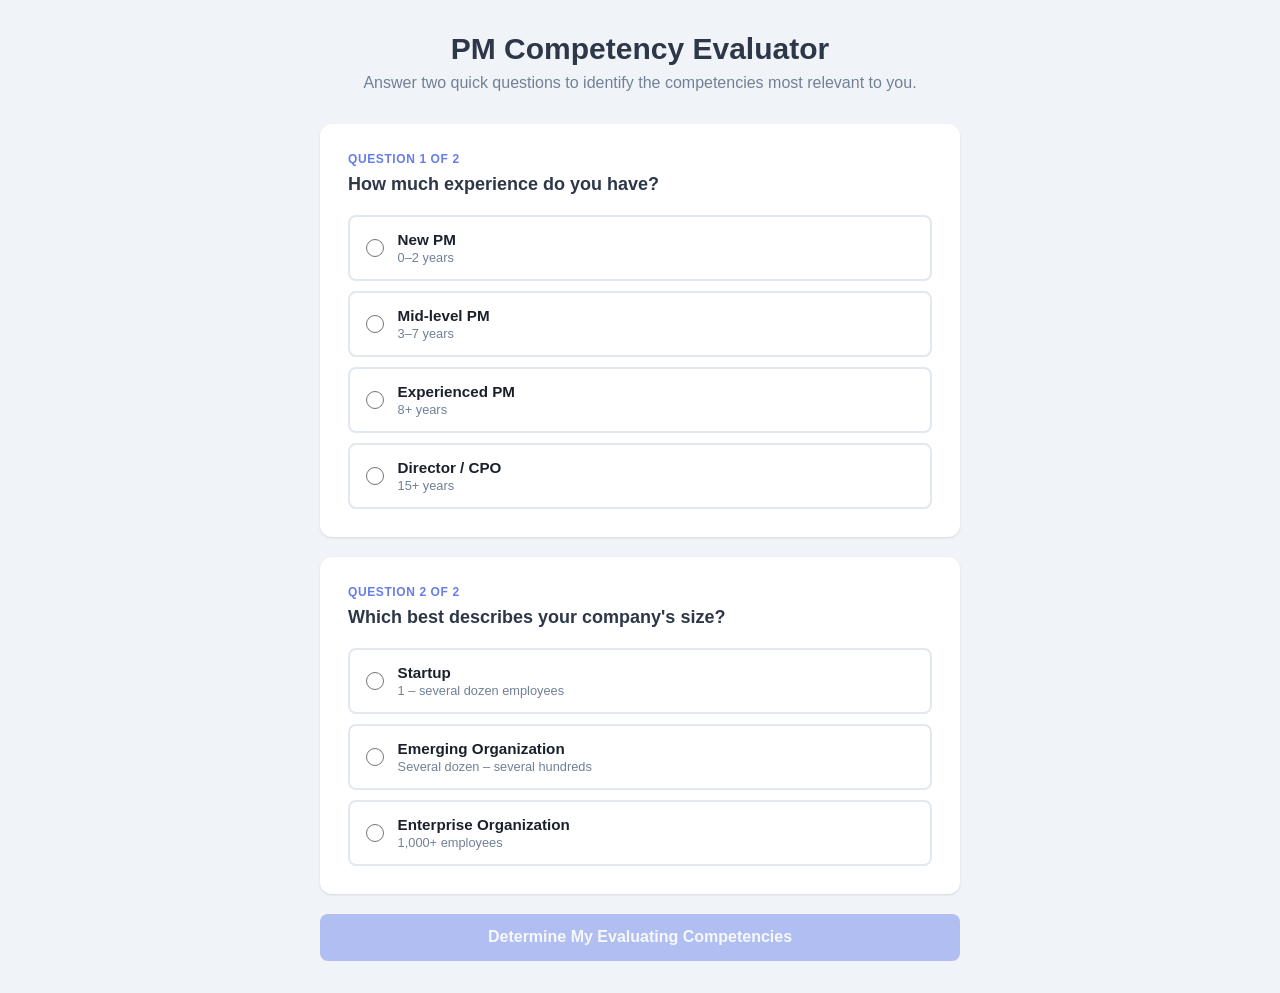
<file: index.html>
<!DOCTYPE html>
<html lang="en">
<head>
  <meta charset="UTF-8" />
  <meta name="viewport" content="width=device-width, initial-scale=1.0" />
  <title>PM Competency Evaluator</title>
  <link rel="stylesheet" href="styles.css" />
</head>
<body>
  <div class="container">
    <header>
      <h1>PM Competency Evaluator</h1>
      <p class="subtitle">Answer two quick questions to identify the competencies most relevant to you.</p>
    </header>

    <main>
      <form id="quiz-form">
        <!-- Question 1 -->
        <div class="question-card" id="q1">
          <p class="question-number">Question 1 of 2</p>
          <h2>How much experience do you have?</h2>
          <div class="options">
            <label class="option">
              <input type="radio" name="experience" value="new" />
              <span class="option-content">
                <span class="option-title">New PM</span>
                <span class="option-detail">0–2 years</span>
              </span>
            </label>
            <label class="option">
              <input type="radio" name="experience" value="mid" />
              <span class="option-content">
                <span class="option-title">Mid-level PM</span>
                <span class="option-detail">3–7 years</span>
              </span>
            </label>
            <label class="option">
              <input type="radio" name="experience" value="experienced" />
              <span class="option-content">
                <span class="option-title">Experienced PM</span>
                <span class="option-detail">8+ years</span>
              </span>
            </label>
            <label class="option">
              <input type="radio" name="experience" value="director" />
              <span class="option-content">
                <span class="option-title">Director / CPO</span>
                <span class="option-detail">15+ years</span>
              </span>
            </label>
          </div>
        </div>

        <!-- Question 2 -->
        <div class="question-card" id="q2">
          <p class="question-number">Question 2 of 2</p>
          <h2>Which best describes your company's size?</h2>
          <div class="options">
            <label class="option">
              <input type="radio" name="company" value="startup" />
              <span class="option-content">
                <span class="option-title">Startup</span>
                <span class="option-detail">1 – several dozen employees</span>
              </span>
            </label>
            <label class="option">
              <input type="radio" name="company" value="emerging" />
              <span class="option-content">
                <span class="option-title">Emerging Organization</span>
                <span class="option-detail">Several dozen – several hundreds</span>
              </span>
            </label>
            <label class="option">
              <input type="radio" name="company" value="enterprise" />
              <span class="option-content">
                <span class="option-title">Enterprise Organization</span>
                <span class="option-detail">1,000+ employees</span>
              </span>
            </label>
          </div>
        </div>

        <button type="submit" id="submit-btn" disabled>Determine My Evaluating Competencies</button>
      </form>

      <!-- Result placeholder -->
      <div id="result" class="result hidden">
        <h2>Your Profile</h2>
        <p id="result-text"></p>
        <button id="restart-btn">Start Over</button>
      </div>
    </main>
  </div>

  <script src="app.js"></script>
</body>
</html>
</file>
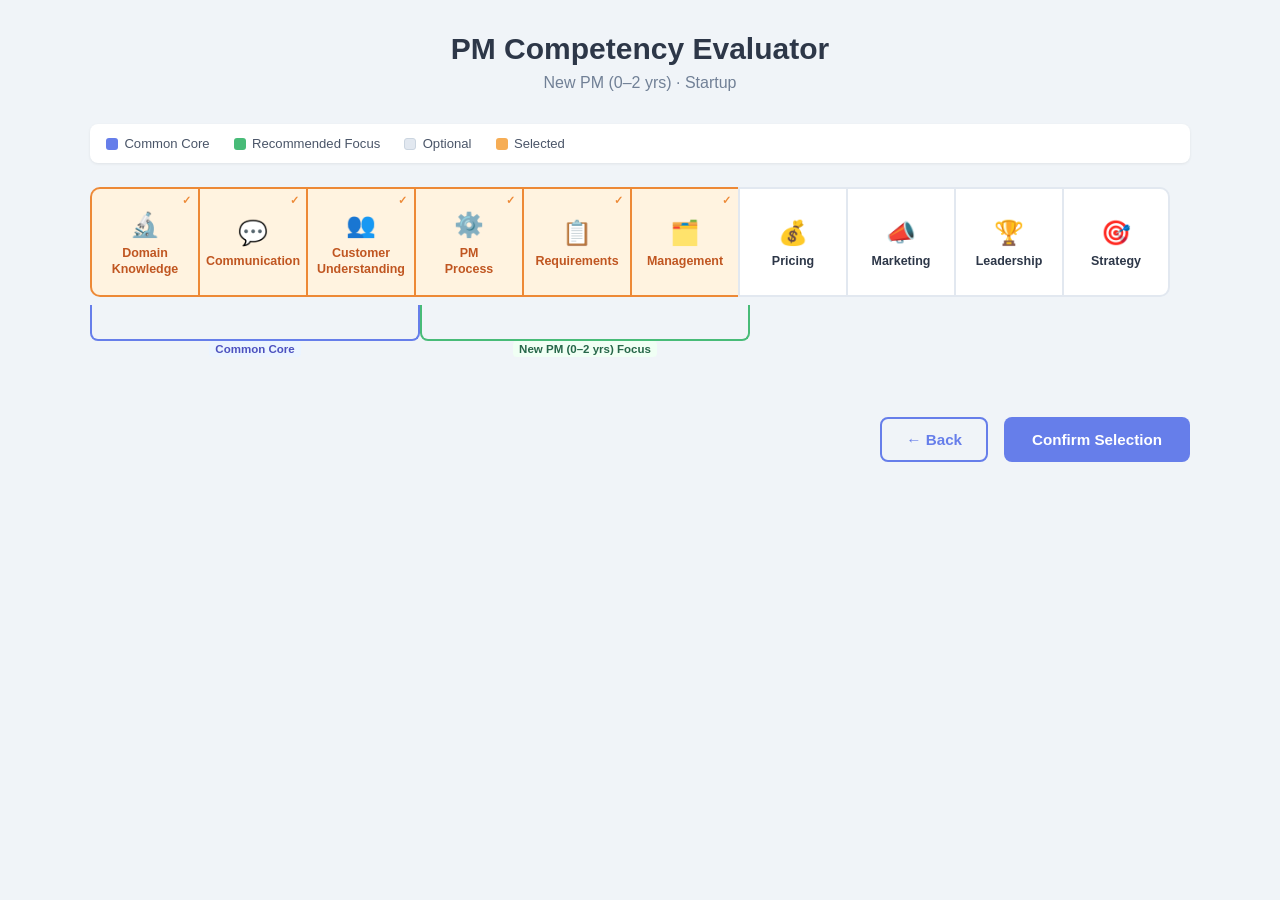
<file: competencies.html>
<!DOCTYPE html>
<html lang="en">
<head>
  <meta charset="UTF-8" />
  <meta name="viewport" content="width=device-width, initial-scale=1.0" />
  <title>PM Competency Evaluator – Select Competencies</title>
  <link rel="stylesheet" href="styles.css" />
  <link rel="stylesheet" href="competencies.css" />
</head>
<body>
  <div class="container wide">
    <header>
      <h1>PM Competency Evaluator</h1>
      <p class="subtitle" id="profile-label">Loading your profile…</p>
    </header>

    <main>
      <!-- Legend -->
      <div class="legend">
        <span class="legend-item"><span class="badge badge-core"></span> Common Core</span>
        <span class="legend-item"><span class="badge badge-focus"></span> Recommended Focus</span>
        <span class="legend-item"><span class="badge badge-optional"></span> Optional</span>
        <span class="legend-item"><span class="badge badge-selected"></span> Selected</span>
      </div>

      <!-- Competency rail -->
      <div class="rail-wrapper">
        <div class="rail" id="competency-rail">
          <!-- cards injected by JS -->
        </div>

        <!-- focus bracket rendered below the rail -->
        <div class="brackets" id="brackets">
          <!-- brackets injected by JS -->
        </div>
      </div>

      <div class="actions">
        <button id="back-btn" class="btn-secondary">← Back</button>
        <button id="confirm-btn" class="btn-primary" disabled>Confirm Selection</button>
      </div>
    </main>
  </div>

  <script src="competencies.js"></script>
</body>
</html>
</file>
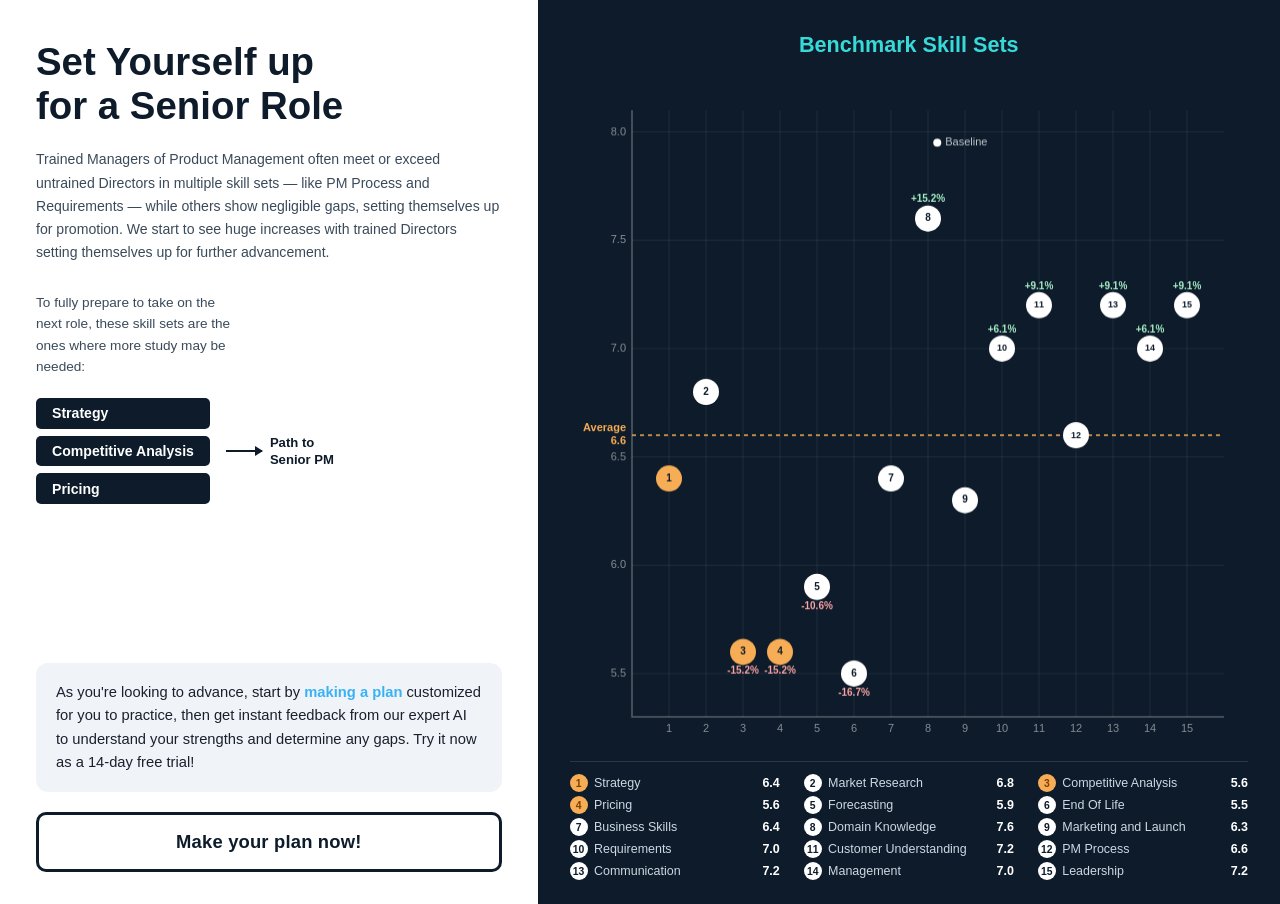
<file: final.html>
<!DOCTYPE html>
<html lang="en">
<head>
  <meta charset="UTF-8" />
  <meta name="viewport" content="width=device-width, initial-scale=1.0" />
  <title>PM Competency Evaluator – Final Results</title>
  <link rel="stylesheet" href="final.css" />
</head>
<body>
  <div class="page">

    <!-- ── LEFT PANEL ─────────────────────────────────────────── -->
    <div class="left-panel">

      <div class="left-content">
        <h1 class="career-headline" id="career-headline">Set Yourself up<br>for a Director Role</h1>

        <p class="career-body" id="career-body">
          Trained Managers of Product Management often meet or exceed untrained Directors
          in multiple skill sets — like PM Process and Requirements — while others show
          negligible gaps, setting themselves up for promotion. We start to see huge
          increases with trained Directors setting themselves up for further advancement.
        </p>

        <!-- Competencies to improve -->
        <div class="improve-block">
          <p class="improve-intro">To fully prepare to take on the next role, these skill sets are the ones where more study may be needed:</p>
          <div class="improve-row">
            <div class="improve-tags" id="improve-tags">
              <!-- filled by JS -->
            </div>
            <div class="improve-arrow">
              <div class="arrow-line"></div>
              <span class="arrow-label" id="arrow-label">Path to<br>Director</span>
            </div>
          </div>
        </div>
      </div>

      <!-- CTA -->
      <div class="cta-block">
        <p class="cta-text">
          As you're looking to advance, start by
          <a href="#" class="cta-link">making a plan</a>
          customized for you to practice, then get instant feedback from our expert AI to
          understand your strengths and determine any gaps. Try it now as a 14-day free trial!
        </p>
      </div>

      <button class="plan-btn" id="plan-btn">Make your plan now!</button>
    </div>

    <!-- ── RIGHT PANEL ────────────────────────────────────────── -->
    <div class="right-panel">
      <h2 class="chart-title">Benchmark Skill Sets</h2>

      <div class="chart-area">
        <canvas id="scatter-chart"></canvas>
      </div>

      <!-- Legend table -->
      <div class="legend-table" id="legend-table">
        <!-- filled by JS -->
      </div>
    </div>

  </div>

  <script src="final.js"></script>
</body>
</html>
</file>
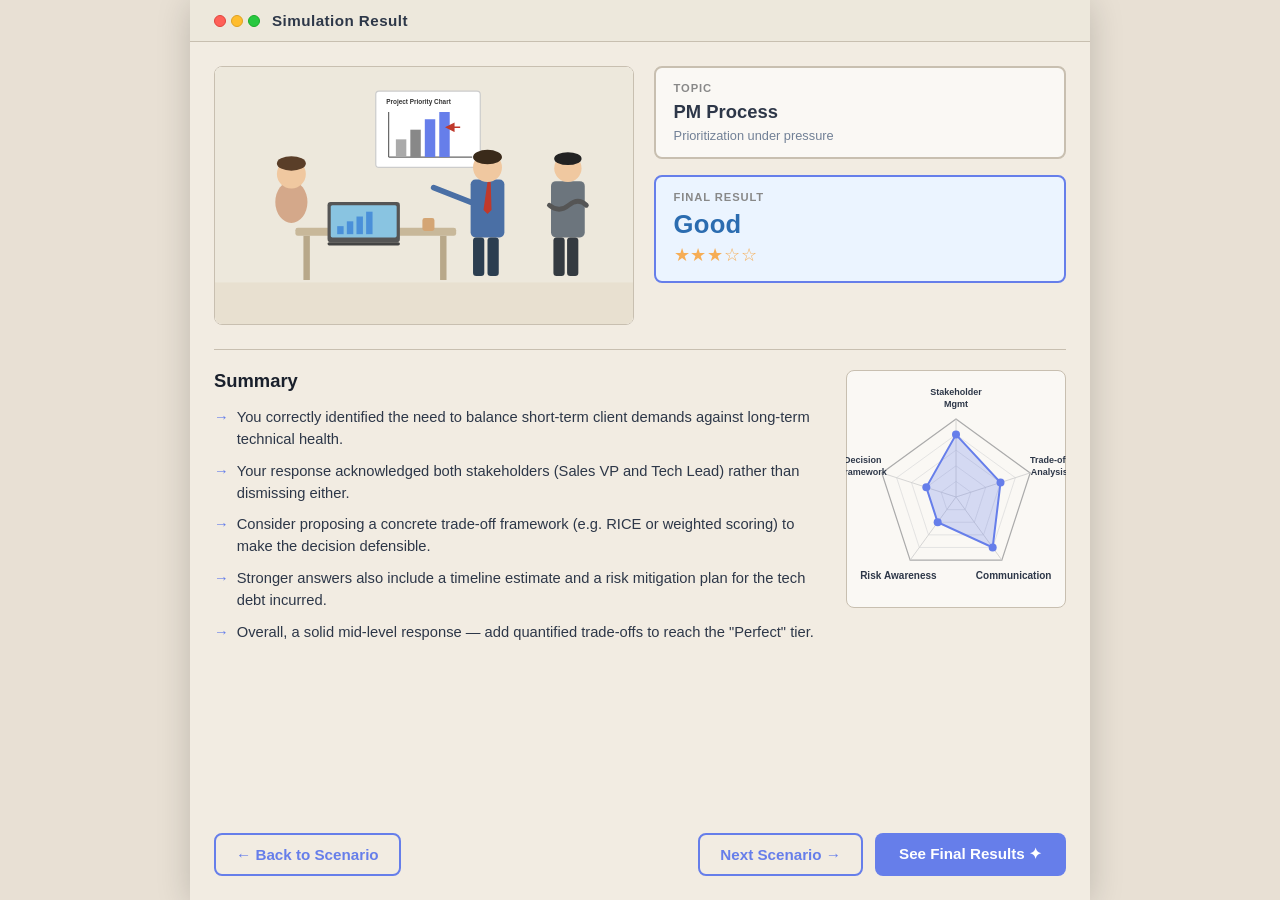
<file: result.html>
<!DOCTYPE html>
<html lang="en">
<head>
  <meta charset="UTF-8" />
  <meta name="viewport" content="width=device-width, initial-scale=1.0" />
  <title>PM Competency Evaluator – Simulation Result</title>
  <link rel="stylesheet" href="styles.css" />
  <link rel="stylesheet" href="result.css" />
</head>
<body>
  <div class="result-shell">

    <!-- Title bar -->
    <div class="title-bar">
      <span class="title-dots"><span></span><span></span><span></span></span>
      <span class="title-text">Simulation Result</span>
    </div>

    <!-- Upper section: illustration + sidebar -->
    <div class="upper-section">

      <!-- Illustration (reused from scenario) -->
      <div class="scene-panel">
        <svg viewBox="0 0 520 320" xmlns="http://www.w3.org/2000/svg">
          <rect width="520" height="320" fill="#f5f0e8"/>
          <rect x="0" y="265" width="520" height="55" fill="#e8e0d0"/>
          <rect x="0" y="0" width="520" height="268" fill="#ede8dc"/>
          <!-- Table -->
          <rect x="100" y="200" width="200" height="10" rx="3" fill="#c8b89a"/>
          <rect x="110" y="210" width="8" height="55" fill="#b8a88a"/>
          <rect x="280" y="210" width="8" height="55" fill="#b8a88a"/>
          <!-- Laptop -->
          <rect x="140" y="168" width="90" height="50" rx="4" fill="#555"/>
          <rect x="144" y="172" width="82" height="40" rx="2" fill="#89c4e1"/>
          <rect x="152" y="198" width="8" height="10" fill="#4a90d9"/>
          <rect x="164" y="192" width="8" height="16" fill="#4a90d9"/>
          <rect x="176" y="186" width="8" height="22" fill="#4a90d9"/>
          <rect x="188" y="180" width="8" height="28" fill="#4a90d9"/>
          <rect x="140" y="218" width="90" height="4" rx="2" fill="#444"/>
          <!-- Coffee -->
          <rect x="258" y="188" width="15" height="16" rx="3" fill="#d4a574"/>
          <!-- Chart on wall -->
          <rect x="200" y="30" width="130" height="95" rx="4" fill="white" stroke="#ccc" stroke-width="1.5"/>
          <text x="213" y="46" font-size="8" fill="#333" font-family="sans-serif" font-weight="bold">Project Priority Chart</text>
          <line x1="216" y1="112" x2="216" y2="56" stroke="#666" stroke-width="1.5"/>
          <line x1="216" y1="112" x2="320" y2="112" stroke="#666" stroke-width="1.5"/>
          <rect x="225" y="90"  width="13" height="22" fill="#aaa"/>
          <rect x="243" y="78"  width="13" height="34" fill="#888"/>
          <rect x="261" y="65"  width="13" height="47" fill="#667eea"/>
          <rect x="279" y="56"  width="13" height="56" fill="#667eea"/>
          <defs>
            <marker id="arr" markerWidth="6" markerHeight="6" refX="3" refY="3" orient="auto">
              <path d="M0,0 L6,3 L0,6 Z" fill="#c0392b"/>
            </marker>
          </defs>
          <line x1="305" y1="75" x2="292" y2="75" stroke="#c0392b" stroke-width="2" marker-end="url(#arr)"/>
          <!-- PM seated -->
          <ellipse cx="95" cy="168" rx="20" ry="26" fill="#d4a88a"/>
          <circle cx="95" cy="133" r="18" fill="#f0c8a0"/>
          <ellipse cx="95" cy="120" rx="18" ry="9" fill="#5a3e28"/>
          <!-- VP -->
          <rect x="318" y="140" width="42" height="72" rx="6" fill="#4a6fa5"/>
          <polygon points="339,143 343,143 344,178 339,183 334,178" fill="#c0392b"/>
          <circle cx="339" cy="125" r="18" fill="#f0c8a0"/>
          <ellipse cx="339" cy="112" rx="18" ry="9" fill="#3a2a1a"/>
          <line x1="318" y1="168" x2="272" y2="150" stroke="#4a6fa5" stroke-width="7" stroke-linecap="round"/>
          <rect x="321" y="212" width="14" height="48" rx="4" fill="#2c3e50"/>
          <rect x="339" y="212" width="14" height="48" rx="4" fill="#2c3e50"/>
          <!-- Tech Lead -->
          <rect x="418" y="142" width="42" height="70" rx="6" fill="#6c757d"/>
          <path d="M416 172 Q428 182 440 172 Q452 162 462 172" stroke="#555" stroke-width="6" fill="none" stroke-linecap="round"/>
          <circle cx="439" cy="126" r="17" fill="#f0c8a0"/>
          <ellipse cx="439" cy="114" rx="17" ry="8" fill="#222"/>
          <rect x="421" y="212" width="14" height="48" rx="4" fill="#343a40"/>
          <rect x="438" y="212" width="14" height="48" rx="4" fill="#343a40"/>
        </svg>
      </div>

      <!-- Right sidebar: topic + final result -->
      <div class="result-sidebar">
        <div class="topic-card">
          <p class="card-eyebrow">Topic</p>
          <p class="topic-name" id="topic-name">PM Process</p>
          <p class="topic-sub" id="topic-sub">Prioritization under pressure</p>
        </div>

        <div class="verdict-card" id="verdict-card">
          <p class="card-eyebrow">Final Result</p>
          <div class="verdict-badge" id="verdict-badge">Good</div>
          <div class="verdict-stars" id="verdict-stars">★★★☆☆</div>
        </div>
      </div>
    </div>

    <!-- Divider -->
    <hr class="section-divider" />

    <!-- Summary section -->
    <div class="summary-section">
      <div class="summary-text">
        <h2 class="summary-heading">Summary</h2>
        <ul class="summary-list" id="summary-list">
          <!-- filled by JS -->
        </ul>
      </div>
      <div class="summary-chart">
        <canvas id="radar-chart" width="220" height="220"></canvas>
      </div>
    </div>

    <!-- Bottom nav -->
    <div class="bottom-nav">
      <button class="btn-secondary" onclick="history.back()">← Back to Scenario</button>
      <div style="display:flex;gap:0.75rem;">
        <button class="btn-secondary" id="next-scenario-btn">Next Scenario →</button>
        <button class="btn-primary" id="final-results-btn">See Final Results ✦</button>
      </div>
    </div>

  </div>

  <script src="result.js"></script>
</body>
</html>
</file>
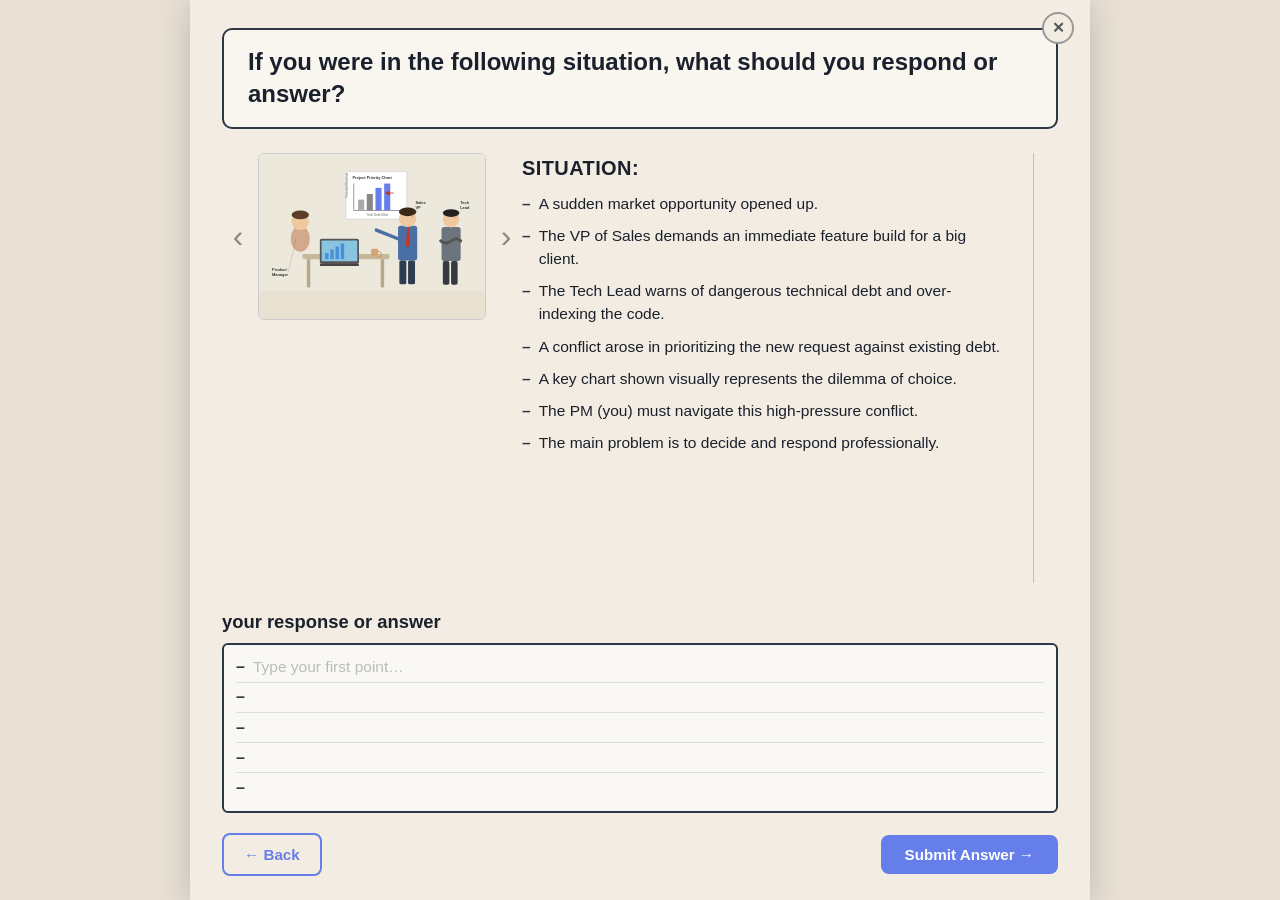
<file: scenario.html>
<!DOCTYPE html>
<html lang="en">
<head>
  <meta charset="UTF-8" />
  <meta name="viewport" content="width=device-width, initial-scale=1.0" />
  <title>PM Competency Evaluator – Scenario</title>
  <link rel="stylesheet" href="styles.css" />
  <link rel="stylesheet" href="scenario.css" />
</head>
<body>
  <div class="scenario-shell">

    <!-- Close button -->
    <button class="close-btn" onclick="history.back()">✕</button>

    <!-- Top instruction banner -->
    <div class="instruction-banner">
      <p>If you were in the following situation, what should you respond or answer?</p>
    </div>

    <!-- Middle: illustration + situation -->
    <div class="scene-row">

      <!-- Left: illustration -->
      <div class="illustration-panel">
        <div class="nav-arrow left" id="prev-btn">&#8249;</div>
        <div class="illustration-frame">
          <svg id="scene-svg" viewBox="0 0 520 380" xmlns="http://www.w3.org/2000/svg">
            <!-- Room background -->
            <rect width="520" height="380" fill="#f5f0e8"/>
            <rect x="0" y="310" width="520" height="70" fill="#e8e0d0"/>
            <!-- Back wall -->
            <rect x="0" y="0" width="520" height="315" fill="#ede8dc"/>

            <!-- Table -->
            <rect x="100" y="230" width="200" height="12" rx="3" fill="#c8b89a"/>
            <rect x="110" y="242" width="8" height="65" fill="#b8a88a"/>
            <rect x="280" y="242" width="8" height="65" fill="#b8a88a"/>
            <!-- Laptop on table -->
            <rect x="140" y="195" width="90" height="58" rx="4" fill="#555"/>
            <rect x="144" y="199" width="82" height="48" rx="2" fill="#89c4e1"/>
            <!-- laptop screen bar chart -->
            <rect x="152" y="228" width="8" height="14" fill="#4a90d9"/>
            <rect x="164" y="220" width="8" height="22" fill="#4a90d9"/>
            <rect x="176" y="213" width="8" height="29" fill="#4a90d9"/>
            <rect x="188" y="206" width="8" height="36" fill="#4a90d9"/>
            <rect x="140" y="253" width="90" height="5" rx="2" fill="#444"/>
            <!-- Coffee cup -->
            <rect x="258" y="218" width="16" height="18" rx="3" fill="#d4a574"/>
            <path d="M274 224 Q282 224 282 231 Q282 238 274 238" stroke="#c89060" stroke-width="2" fill="none"/>

            <!-- Chart on wall -->
            <rect x="200" y="40" width="140" height="110" rx="4" fill="white" stroke="#ccc" stroke-width="1.5"/>
            <text x="215" y="58" font-size="9" fill="#333" font-family="sans-serif" font-weight="bold">Project Priority Chart</text>
            <!-- chart axes -->
            <line x1="218" y1="130" x2="218" y2="68" stroke="#666" stroke-width="1.5"/>
            <line x1="218" y1="130" x2="330" y2="130" stroke="#666" stroke-width="1.5"/>
            <text x="205" y="100" font-size="7" fill="#666" font-family="sans-serif" transform="rotate(-90,205,100)">Potential Revenue</text>
            <text x="248" y="142" font-size="7" fill="#666" font-family="sans-serif">Tech Debt Effort</text>
            <!-- bars -->
            <rect x="228" y="105" width="14" height="25" fill="#aaa"/>
            <rect x="248" y="92"  width="14" height="38" fill="#888"/>
            <rect x="268" y="78"  width="14" height="52" fill="#667eea"/>
            <rect x="288" y="68"  width="14" height="62" fill="#667eea"/>
            <!-- pointer arrow from VP -->
            <line x1="310" y1="90" x2="295" y2="90" stroke="#c0392b" stroke-width="2" marker-end="url(#arrowhead)"/>
            <defs>
              <marker id="arrowhead" markerWidth="6" markerHeight="6" refX="3" refY="3" orient="auto">
                <path d="M0,0 L6,3 L0,6 Z" fill="#c0392b"/>
              </marker>
            </defs>

            <!-- Product Manager (seated, left) -->
            <!-- body -->
            <ellipse cx="95" cy="195" rx="22" ry="30" fill="#d4a88a"/>
            <!-- head -->
            <circle cx="95" cy="155" r="20" fill="#f0c8a0"/>
            <!-- hair -->
            <ellipse cx="95" cy="140" rx="20" ry="10" fill="#5a3e28"/>
            <!-- label -->
            <text x="30" y="270" font-size="9" fill="#333" font-family="sans-serif" font-weight="bold">Product</text>
            <text x="30" y="281" font-size="9" fill="#333" font-family="sans-serif" font-weight="bold">Manager</text>
            <line x1="68" y1="270" x2="85" y2="195" stroke="#666" stroke-width="0.8" stroke-dasharray="3,2"/>

            <!-- VP of Sales (standing, center-right) -->
            <!-- body -->
            <rect x="320" y="165" width="44" height="80" rx="6" fill="#4a6fa5"/>
            <!-- tie -->
            <polygon points="342,168 346,168 347,210 342,215 337,210" fill="#c0392b"/>
            <!-- head -->
            <circle cx="342" cy="148" r="20" fill="#f0c8a0"/>
            <!-- hair -->
            <ellipse cx="342" cy="133" rx="20" ry="10" fill="#3a2a1a"/>
            <!-- pointing arm -->
            <line x1="320" y1="195" x2="270" y2="175" stroke="#4a6fa5" stroke-width="8" stroke-linecap="round"/>
            <!-- legs -->
            <rect x="323" y="245" width="16" height="55" rx="4" fill="#2c3e50"/>
            <rect x="343" y="245" width="16" height="55" rx="4" fill="#2c3e50"/>
            <!-- label -->
            <text x="360" y="115" font-size="9" fill="#333" font-family="sans-serif" font-weight="bold">Sales</text>
            <text x="360" y="126" font-size="9" fill="#333" font-family="sans-serif" font-weight="bold">VP</text>
            <line x1="363" y1="130" x2="350" y2="148" stroke="#666" stroke-width="0.8" stroke-dasharray="3,2"/>

            <!-- Tech Lead (standing, right) -->
            <rect x="420" y="168" width="44" height="78" rx="6" fill="#6c757d"/>
            <!-- crossed arms -->
            <path d="M418 200 Q430 210 442 200 Q454 190 464 200" stroke="#555" stroke-width="7" fill="none" stroke-linecap="round"/>
            <!-- head -->
            <circle cx="442" cy="150" r="19" fill="#f0c8a0"/>
            <!-- hair -->
            <ellipse cx="442" cy="136" rx="19" ry="9" fill="#222"/>
            <!-- legs -->
            <rect x="423" y="246" width="15" height="55" rx="4" fill="#343a40"/>
            <rect x="442" y="246" width="15" height="55" rx="4" fill="#343a40"/>
            <!-- label -->
            <text x="463" y="115" font-size="9" fill="#333" font-family="sans-serif" font-weight="bold">Tech</text>
            <text x="463" y="126" font-size="9" fill="#333" font-family="sans-serif" font-weight="bold">Lead</text>
            <line x1="466" y1="130" x2="450" y2="148" stroke="#666" stroke-width="0.8" stroke-dasharray="3,2"/>
          </svg>
        </div>
        <div class="nav-arrow right" id="next-btn">&#8250;</div>
      </div>

      <!-- Right: situation description -->
      <div class="situation-panel">
        <h2 class="situation-heading">SITUATION:</h2>
        <ul class="situation-list" id="situation-list">
          <!-- filled by JS -->
        </ul>
      </div>
    </div>

    <!-- Bottom: answer area -->
    <div class="answer-area">
      <label class="answer-label">your response or answer</label>
      <div class="bullet-field" id="bullet-field">
        <!-- bullet rows injected by JS -->
      </div>
    </div>

    <!-- Navigation -->
    <div class="bottom-nav">
      <button class="btn-secondary" onclick="history.back()">← Back</button>
      <button class="btn-primary" id="submit-answer-btn">Submit Answer →</button>
    </div>

  </div>

  <script src="scenario.js"></script>
</body>
</html>
</file>
<file: styles.css>
*, *::before, *::after {
  box-sizing: border-box;
  margin: 0;
  padding: 0;
}

body {
  font-family: -apple-system, BlinkMacSystemFont, "Segoe UI", Roboto, sans-serif;
  background: #f0f4f8;
  color: #1a202c;
  min-height: 100vh;
  display: flex;
  align-items: flex-start;
  justify-content: center;
  padding: 2rem 1rem;
}

.container {
  width: 100%;
  max-width: 640px;
}

header {
  text-align: center;
  margin-bottom: 2rem;
}

header h1 {
  font-size: 1.875rem;
  font-weight: 700;
  color: #2d3748;
}

.subtitle {
  margin-top: 0.5rem;
  color: #718096;
  font-size: 1rem;
}

/* Question cards */
.question-card {
  background: #fff;
  border-radius: 12px;
  padding: 1.75rem;
  margin-bottom: 1.25rem;
  box-shadow: 0 1px 3px rgba(0,0,0,0.08), 0 1px 2px rgba(0,0,0,0.04);
}

.question-number {
  font-size: 0.75rem;
  font-weight: 600;
  text-transform: uppercase;
  letter-spacing: 0.05em;
  color: #667eea;
  margin-bottom: 0.5rem;
}

.question-card h2 {
  font-size: 1.125rem;
  font-weight: 600;
  color: #2d3748;
  margin-bottom: 1.25rem;
}

/* Option rows */
.options {
  display: flex;
  flex-direction: column;
  gap: 0.625rem;
}

.option {
  display: flex;
  align-items: center;
  gap: 0.875rem;
  padding: 0.875rem 1rem;
  border: 2px solid #e2e8f0;
  border-radius: 8px;
  cursor: pointer;
  transition: border-color 0.15s, background 0.15s;
}

.option:hover {
  border-color: #667eea;
  background: #f7f8ff;
}

.option input[type="radio"] {
  accent-color: #667eea;
  width: 1.1rem;
  height: 1.1rem;
  flex-shrink: 0;
}

.option input[type="radio"]:checked + .option-content {
  color: #4c51bf;
}

.option:has(input:checked) {
  border-color: #667eea;
  background: #ebf4ff;
}

.option-content {
  display: flex;
  flex-direction: column;
  gap: 0.125rem;
}

.option-title {
  font-weight: 600;
  font-size: 0.95rem;
}

.option-detail {
  font-size: 0.8rem;
  color: #718096;
}

/* Submit button */
#submit-btn {
  display: block;
  width: 100%;
  padding: 0.9rem;
  background: #667eea;
  color: #fff;
  font-size: 1rem;
  font-weight: 600;
  border: none;
  border-radius: 8px;
  cursor: pointer;
  transition: background 0.15s, opacity 0.15s;
  margin-top: 0.5rem;
}

#submit-btn:hover:not(:disabled) {
  background: #5a67d8;
}

#submit-btn:disabled {
  opacity: 0.45;
  cursor: not-allowed;
}

/* Result */
.result {
  background: #fff;
  border-radius: 12px;
  padding: 2rem;
  box-shadow: 0 1px 3px rgba(0,0,0,0.08);
  text-align: center;
}

.result h2 {
  font-size: 1.375rem;
  font-weight: 700;
  color: #2d3748;
  margin-bottom: 1rem;
}

#result-text {
  color: #4a5568;
  font-size: 1rem;
  line-height: 1.6;
}

#restart-btn {
  margin-top: 1.5rem;
  padding: 0.65rem 1.5rem;
  background: transparent;
  color: #667eea;
  border: 2px solid #667eea;
  border-radius: 8px;
  font-size: 0.9rem;
  font-weight: 600;
  cursor: pointer;
  transition: background 0.15s, color 0.15s;
}

#restart-btn:hover {
  background: #667eea;
  color: #fff;
}

.hidden {
  display: none;
}
</file>
<file: competencies.css>
.container.wide {
  max-width: 1100px;
}

/* Legend */
.legend {
  display: flex;
  gap: 1.5rem;
  flex-wrap: wrap;
  margin-bottom: 1.5rem;
  padding: 0.75rem 1rem;
  background: #fff;
  border-radius: 8px;
  box-shadow: 0 1px 3px rgba(0,0,0,0.07);
  font-size: 0.82rem;
  color: #4a5568;
}

.legend-item {
  display: flex;
  align-items: center;
  gap: 0.4rem;
}

.badge {
  display: inline-block;
  width: 12px;
  height: 12px;
  border-radius: 3px;
}

.badge-core     { background: #667eea; }
.badge-focus    { background: #48bb78; }
.badge-optional { background: #e2e8f0; border: 1px solid #cbd5e0; }
.badge-selected { background: #f6ad55; }

/* Rail */
.rail-wrapper {
  overflow-x: auto;
  padding-bottom: 1rem;
}

.rail {
  display: flex;
  gap: 0;
  min-width: max-content;
  position: relative;
}

/* Cards */
.comp-card {
  width: 108px;
  min-height: 110px;
  display: flex;
  flex-direction: column;
  align-items: center;
  justify-content: center;
  text-align: center;
  padding: 1rem 0.5rem 0.75rem;
  border: 2px solid #e2e8f0;
  border-right: none;
  cursor: pointer;
  transition: background 0.15s, border-color 0.15s;
  position: relative;
  user-select: none;
  background: #fff;
  gap: 0.4rem;
}

.comp-card:last-child {
  border-right: 2px solid #e2e8f0;
}

.comp-card:first-child {
  border-radius: 10px 0 0 10px;
}

.comp-card:last-child {
  border-radius: 0 10px 10px 0;
}

.comp-card .card-icon {
  font-size: 1.5rem;
}

.comp-card .card-label {
  font-size: 0.78rem;
  font-weight: 600;
  color: #2d3748;
  line-height: 1.3;
}

/* State: core */
.comp-card.core {
  border-color: #667eea;
  background: #ebf4ff;
}

.comp-card.core .card-label {
  color: #4c51bf;
}

/* State: focus (recommended) */
.comp-card.focus {
  border-color: #48bb78;
  background: #f0fff4;
}

.comp-card.focus .card-label {
  color: #276749;
}

/* State: selected (user toggled on) */
.comp-card.selected {
  border-color: #ed8936;
  background: #fffaf0;
}

.comp-card.selected .card-label {
  color: #c05621;
}

/* Keep core + selected, focus + selected combos */
.comp-card.core.selected {
  border-color: #ed8936;
  background: #fff3e0;
}

.comp-card.focus.selected {
  border-color: #ed8936;
  background: #fff3e0;
}

/* Checkmark overlay */
.comp-card::after {
  content: '✓';
  position: absolute;
  top: 5px;
  right: 7px;
  font-size: 0.7rem;
  font-weight: 700;
  color: #ed8936;
  opacity: 0;
  transition: opacity 0.15s;
}

.comp-card.selected::after {
  opacity: 1;
}

.comp-card:hover:not(.core):not(.focus) {
  background: #f7fafc;
}

/* Brackets below the rail */
.brackets {
  position: relative;
  height: 64px;
  min-width: max-content;
}

.bracket {
  position: absolute;
  top: 8px;
  height: 36px;
  border: 2px solid #aaa;
  border-top: none;
  border-radius: 0 0 8px 8px;
  display: flex;
  align-items: flex-end;
  justify-content: center;
  padding-bottom: 2px;
}

.bracket .bracket-label {
  font-size: 0.72rem;
  font-weight: 600;
  color: #4a5568;
  white-space: nowrap;
  margin-bottom: -20px;
  padding: 2px 6px;
  background: #f0f4f8;
  border-radius: 4px;
}

.bracket.core-bracket   { border-color: #667eea; }
.bracket.core-bracket .bracket-label   { color: #4c51bf; background: #ebf4ff; }

.bracket.focus-bracket  { border-color: #48bb78; }
.bracket.focus-bracket .bracket-label  { color: #276749; background: #f0fff4; }

/* Actions */
.actions {
  display: flex;
  gap: 1rem;
  margin-top: 2.5rem;
  justify-content: flex-end;
}

.btn-primary {
  padding: 0.75rem 1.75rem;
  background: #667eea;
  color: #fff;
  font-size: 0.95rem;
  font-weight: 600;
  border: none;
  border-radius: 8px;
  cursor: pointer;
  transition: background 0.15s, opacity 0.15s;
}

.btn-primary:hover:not(:disabled) { background: #5a67d8; }

.btn-primary:disabled {
  opacity: 0.45;
  cursor: not-allowed;
}

.btn-secondary {
  padding: 0.75rem 1.5rem;
  background: transparent;
  color: #667eea;
  font-size: 0.95rem;
  font-weight: 600;
  border: 2px solid #667eea;
  border-radius: 8px;
  cursor: pointer;
  transition: background 0.15s, color 0.15s;
}

.btn-secondary:hover {
  background: #667eea;
  color: #fff;
}
</file>
<file: final.css>
*, *::before, *::after { box-sizing: border-box; margin: 0; padding: 0; }

body {
  font-family: -apple-system, BlinkMacSystemFont, "Segoe UI", Roboto, sans-serif;
  background: #0d1b2a;
  min-height: 100vh;
  display: flex;
  align-items: stretch;
}

.page {
  display: flex;
  width: 100%;
  min-height: 100vh;
}

/* ── LEFT PANEL ──────────────────────────────────────────────────── */
.left-panel {
  width: 42%;
  background: #ffffff;
  display: flex;
  flex-direction: column;
  padding: 2.5rem 2.25rem 2rem;
}

.left-content { flex: 1; }

.career-headline {
  font-size: 2.4rem;
  font-weight: 900;
  color: #0d1b2a;
  line-height: 1.15;
  margin-bottom: 1.25rem;
}

.career-body {
  font-size: 0.88rem;
  color: #3a4a5a;
  line-height: 1.65;
  margin-bottom: 1.75rem;
}

/* Improve block */
.improve-block {
  margin-bottom: 1.75rem;
}

.improve-intro {
  font-size: 0.85rem;
  color: #3a4a5a;
  line-height: 1.55;
  margin-bottom: 0.85rem;
  max-width: 200px;
  display: inline-block;
  vertical-align: top;
}

.improve-row {
  display: flex;
  align-items: center;
  gap: 1rem;
  margin-top: 0.5rem;
}

.improve-tags {
  display: flex;
  flex-direction: column;
  gap: 0.45rem;
}

.improve-tag {
  background: #0d1b2a;
  color: #fff;
  font-size: 0.88rem;
  font-weight: 700;
  padding: 0.45rem 1rem;
  border-radius: 5px;
  white-space: nowrap;
}

.improve-arrow {
  display: flex;
  align-items: center;
  gap: 0.5rem;
}

.arrow-line {
  width: 36px;
  height: 2px;
  background: #0d1b2a;
  position: relative;
}

.arrow-line::after {
  content: '';
  position: absolute;
  right: -1px;
  top: -4px;
  border-left: 8px solid #0d1b2a;
  border-top: 5px solid transparent;
  border-bottom: 5px solid transparent;
}

.arrow-label {
  font-size: 0.82rem;
  font-weight: 700;
  color: #0d1b2a;
  line-height: 1.3;
}

/* CTA */
.cta-block {
  background: #f0f4f8;
  border-radius: 12px;
  padding: 1.1rem 1.25rem;
  margin-bottom: 1.25rem;
}

.cta-text {
  font-size: 0.92rem;
  color: #1a202c;
  line-height: 1.6;
}

.cta-link {
  color: #38b2f5;
  font-weight: 600;
  text-decoration: none;
}
.cta-link:hover { text-decoration: underline; }

.plan-btn {
  width: 100%;
  padding: 1rem;
  background: #fff;
  color: #0d1b2a;
  font-size: 1.15rem;
  font-weight: 900;
  border: 3px solid #0d1b2a;
  border-radius: 10px;
  cursor: pointer;
  transition: background 0.15s, color 0.15s;
  letter-spacing: 0.01em;
}
.plan-btn:hover { background: #0d1b2a; color: #fff; }

/* ── RIGHT PANEL ─────────────────────────────────────────────────── */
.right-panel {
  flex: 1;
  background: #0d1b2a;
  display: flex;
  flex-direction: column;
  padding: 2rem 2rem 1.5rem;
}

.chart-title {
  font-size: 1.35rem;
  font-weight: 800;
  color: #38d9d9;
  margin-bottom: 1rem;
  text-align: center;
}

.chart-area {
  flex: 1;
  min-height: 0;
  position: relative;
}

.chart-area canvas {
  width: 100% !important;
  height: 100% !important;
}

/* Legend table — 3 columns */
.legend-table {
  display: grid;
  grid-template-columns: repeat(3, 1fr);
  gap: 0.25rem 1.5rem;
  margin-top: 1rem;
  padding-top: 0.75rem;
  border-top: 1px solid rgba(255,255,255,0.12);
}

.legend-row {
  display: flex;
  align-items: center;
  gap: 0.4rem;
  font-size: 0.78rem;
  color: #cdd8e3;
}

.legend-num {
  width: 18px;
  height: 18px;
  border-radius: 50%;
  background: #fff;
  color: #0d1b2a;
  font-size: 0.65rem;
  font-weight: 800;
  display: flex;
  align-items: center;
  justify-content: center;
  flex-shrink: 0;
}

.legend-num.needs-work { background: #f6ad55; color: #7b3f00; }

.legend-score {
  margin-left: auto;
  font-weight: 700;
  color: #fff;
}

/* ── Responsive ──────────────────────────────────────────────────── */
@media (max-width: 720px) {
  .page { flex-direction: column; }
  .left-panel { width: 100%; }
  .legend-table { grid-template-columns: repeat(2, 1fr); }
  .career-headline { font-size: 1.75rem; }
}
</file>
<file: result.css>
/* ── Shell ───────────────────────────────────────────────────────── */
body {
  background: #e8e0d4;
  padding: 0;
  align-items: flex-start;
}

.result-shell {
  width: 100%;
  max-width: 900px;
  margin: 0 auto;
  min-height: 100vh;
  background: #f2ece2;
  display: flex;
  flex-direction: column;
  box-shadow: 0 4px 32px rgba(0,0,0,0.18);
}

/* ── Title bar ───────────────────────────────────────────────────── */
.title-bar {
  display: flex;
  align-items: center;
  gap: 0.75rem;
  padding: 0.75rem 1.5rem;
  border-bottom: 1.5px solid #c8bfb0;
  background: #ede8dc;
}

.title-dots {
  display: flex;
  gap: 5px;
}

.title-dots span {
  width: 12px;
  height: 12px;
  border-radius: 50%;
  background: #ccc;
  border: 1px solid #aaa;
}

.title-dots span:nth-child(1) { background: #ff6058; border-color: #e0443c; }
.title-dots span:nth-child(2) { background: #ffbd2e; border-color: #dea123; }
.title-dots span:nth-child(3) { background: #28c840; border-color: #1aab29; }

.title-text {
  font-size: 0.95rem;
  font-weight: 700;
  color: #2d3748;
  letter-spacing: 0.03em;
}

/* ── Upper section ───────────────────────────────────────────────── */
.upper-section {
  display: flex;
  gap: 0;
  padding: 1.5rem 1.5rem 0;
  align-items: flex-start;
}

/* Scene illustration */
.scene-panel {
  flex: 0 0 auto;
  width: 420px;
  border: 1.5px solid #c8bfb0;
  border-radius: 8px;
  overflow: hidden;
  background: #faf8f4;
}

.scene-panel svg {
  width: 100%;
  height: auto;
  display: block;
}

/* Sidebar */
.result-sidebar {
  flex: 1;
  display: flex;
  flex-direction: column;
  gap: 1rem;
  padding-left: 1.25rem;
}

/* Topic card */
.topic-card,
.verdict-card {
  border: 2px solid #c8bfb0;
  border-radius: 8px;
  background: #faf8f4;
  padding: 0.9rem 1.1rem;
}

.card-eyebrow {
  font-size: 0.7rem;
  font-weight: 700;
  text-transform: uppercase;
  letter-spacing: 0.08em;
  color: #888;
  margin-bottom: 0.4rem;
}

.topic-name {
  font-size: 1.15rem;
  font-weight: 800;
  color: #2d3748;
  line-height: 1.2;
}

.topic-sub {
  font-size: 0.8rem;
  color: #718096;
  margin-top: 0.3rem;
}

/* Verdict card */
.verdict-badge {
  font-size: 1.6rem;
  font-weight: 900;
  margin: 0.35rem 0 0.4rem;
  letter-spacing: 0.01em;
}

.verdict-stars {
  font-size: 1.1rem;
  letter-spacing: 0.05em;
  color: #f6ad55;
}

/* Colour variants applied by JS */
.verdict-perfect .verdict-badge { color: #276749; }
.verdict-good     .verdict-badge { color: #2b6cb0; }
.verdict-improve  .verdict-badge { color: #c05621; }
.verdict-awful    .verdict-badge { color: #9b2c2c; }

.verdict-perfect { border-color: #48bb78; background: #f0fff4; }
.verdict-good     { border-color: #667eea; background: #ebf4ff; }
.verdict-improve  { border-color: #ed8936; background: #fffaf0; }
.verdict-awful    { border-color: #fc8181; background: #fff5f5; }

/* ── Divider ─────────────────────────────────────────────────────── */
.section-divider {
  border: none;
  border-top: 1.5px solid #c8bfb0;
  margin: 1.5rem 1.5rem 0;
}

/* ── Summary section ─────────────────────────────────────────────── */
.summary-section {
  display: flex;
  gap: 1.5rem;
  padding: 1.25rem 1.5rem 0;
  align-items: flex-start;
}

.summary-text {
  flex: 1;
}

.summary-heading {
  font-size: 1.15rem;
  font-weight: 800;
  color: #1a202c;
  margin-bottom: 0.85rem;
}

.summary-list {
  list-style: none;
  padding: 0;
  margin: 0;
  display: flex;
  flex-direction: column;
  gap: 0.6rem;
}

.summary-list li {
  display: flex;
  gap: 0.5rem;
  font-size: 0.92rem;
  color: #2d3748;
  line-height: 1.5;
}

.summary-list li .arrow {
  color: #667eea;
  font-weight: 700;
  flex-shrink: 0;
}

/* Chart */
.summary-chart {
  flex: 0 0 auto;
  width: 220px;
  border: 1.5px solid #c8bfb0;
  border-radius: 8px;
  background: #faf8f4;
  padding: 0.5rem;
  display: flex;
  align-items: center;
  justify-content: center;
}

/* ── Bottom nav ──────────────────────────────────────────────────── */
.bottom-nav {
  display: flex;
  justify-content: space-between;
  padding: 1.5rem;
  margin-top: auto;
}

.btn-primary {
  padding: 0.7rem 1.5rem;
  background: #667eea;
  color: #fff;
  font-size: 0.95rem;
  font-weight: 600;
  border: none;
  border-radius: 8px;
  cursor: pointer;
  transition: background 0.15s;
}
.btn-primary:hover { background: #5a67d8; }

.btn-secondary {
  padding: 0.7rem 1.25rem;
  background: transparent;
  color: #667eea;
  font-size: 0.95rem;
  font-weight: 600;
  border: 2px solid #667eea;
  border-radius: 8px;
  cursor: pointer;
  transition: background 0.15s, color 0.15s;
}
.btn-secondary:hover { background: #667eea; color: #fff; }

/* ── Responsive ──────────────────────────────────────────────────── */
@media (max-width: 640px) {
  .upper-section { flex-direction: column; }
  .scene-panel { width: 100%; }
  .result-sidebar { padding-left: 0; padding-top: 1rem; }
  .summary-section { flex-direction: column; }
  .summary-chart { width: 100%; }
}
</file>
<file: scenario.css>
/* ── Page shell ──────────────────────────────────────────────────── */
body {
  background: #e8e0d4;
  padding: 0;
  align-items: center;
}

.scenario-shell {
  position: relative;
  width: 100%;
  max-width: 900px;
  min-height: 100vh;
  margin: 0 auto;
  background: #f2ece2;
  border-radius: 0;
  display: flex;
  flex-direction: column;
  gap: 0;
  padding: 0 0 1.5rem;
  box-shadow: 0 4px 32px rgba(0,0,0,0.18);
}

/* Close button */
.close-btn {
  position: absolute;
  top: 12px;
  right: 16px;
  width: 32px;
  height: 32px;
  border-radius: 50%;
  border: 2px solid #999;
  background: #f2ece2;
  color: #555;
  font-size: 0.95rem;
  font-weight: 700;
  cursor: pointer;
  display: flex;
  align-items: center;
  justify-content: center;
  z-index: 10;
  transition: background 0.15s;
}
.close-btn:hover { background: #ddd; }

/* ── Instruction banner ──────────────────────────────────────────── */
.instruction-banner {
  margin: 1.75rem 2rem 0;
  padding: 1rem 1.5rem;
  border: 2.5px solid #2d3748;
  border-radius: 10px;
  background: #f9f6f0;
}

.instruction-banner p {
  font-size: 1.5rem;
  font-weight: 800;
  color: #1a202c;
  line-height: 1.35;
}

/* ── Middle row ──────────────────────────────────────────────────── */
.scene-row {
  display: flex;
  flex-direction: row;
  gap: 0;
  padding: 1.5rem 2rem 0;
  flex: 1;
  align-items: flex-start;
}

/* Illustration panel */
.illustration-panel {
  flex: 0 0 auto;
  width: 300px;
  position: relative;
  display: flex;
  align-items: center;
  gap: 0;
}

.illustration-frame {
  flex: 1;
  border: 1.5px solid #ccc;
  border-radius: 6px;
  background: #faf8f4;
  overflow: hidden;
}

.illustration-frame svg {
  width: 100%;
  height: auto;
  display: block;
}

/* Nav arrows */
.nav-arrow {
  width: 32px;
  height: 48px;
  display: flex;
  align-items: center;
  justify-content: center;
  font-size: 2rem;
  color: #888;
  cursor: pointer;
  user-select: none;
  flex-shrink: 0;
  transition: color 0.15s;
}
.nav-arrow:hover { color: #333; }
.nav-arrow.left  { margin-right: 4px; }
.nav-arrow.right { margin-left: 4px; }

/* Vertical divider */
.scene-row::after {
  content: '';
  display: block;
  width: 1.5px;
  background: #c8bfb0;
  align-self: stretch;
  margin: 0 1.5rem;
  flex-shrink: 0;
}

/* Situation panel */
.situation-panel {
  flex: 1;
  padding-top: 0.25rem;
}

.situation-heading {
  font-size: 1.25rem;
  font-weight: 800;
  color: #1a202c;
  margin-bottom: 0.75rem;
  letter-spacing: 0.02em;
}

.situation-list {
  list-style: none;
  padding: 0;
  margin: 0;
  display: flex;
  flex-direction: column;
  gap: 0.55rem;
}

.situation-list li {
  display: flex;
  gap: 0.5rem;
  font-size: 0.97rem;
  color: #1a202c;
  line-height: 1.5;
}

.situation-list li::before {
  content: '–';
  flex-shrink: 0;
  font-weight: 700;
  color: #2d3748;
}

/* ── Answer area ─────────────────────────────────────────────────── */
.answer-area {
  margin: 1.75rem 2rem 0;
}

.answer-label {
  display: block;
  font-size: 1.15rem;
  font-weight: 800;
  color: #1a202c;
  margin-bottom: 0.6rem;
}

.bullet-field {
  border: 2px solid #2d3748;
  border-radius: 6px;
  background: #faf8f4;
  padding: 0.5rem 0.75rem;
  display: flex;
  flex-direction: column;
  gap: 0;
  min-height: 110px;
}

.bullet-row {
  display: flex;
  align-items: center;
  gap: 0.5rem;
  padding: 0.35rem 0;
  border-bottom: 1px solid #ddd;
}

.bullet-row:last-child {
  border-bottom: none;
}

.bullet-dash {
  font-size: 1rem;
  font-weight: 700;
  color: #2d3748;
  flex-shrink: 0;
}

.bullet-input {
  flex: 1;
  border: none;
  background: transparent;
  font-size: 0.97rem;
  color: #1a202c;
  outline: none;
  font-family: inherit;
  padding: 0;
}

.bullet-input::placeholder {
  color: #bbb;
}

/* ── Bottom nav ──────────────────────────────────────────────────── */
.bottom-nav {
  display: flex;
  justify-content: space-between;
  align-items: center;
  padding: 1.25rem 2rem 0;
}

/* reuse shared button styles; scenario page also needs them inline */
.btn-primary {
  padding: 0.7rem 1.5rem;
  background: #667eea;
  color: #fff;
  font-size: 0.95rem;
  font-weight: 600;
  border: none;
  border-radius: 8px;
  cursor: pointer;
  transition: background 0.15s;
}
.btn-primary:hover { background: #5a67d8; }

.btn-secondary {
  padding: 0.7rem 1.25rem;
  background: transparent;
  color: #667eea;
  font-size: 0.95rem;
  font-weight: 600;
  border: 2px solid #667eea;
  border-radius: 8px;
  cursor: pointer;
  transition: background 0.15s, color 0.15s;
}
.btn-secondary:hover { background: #667eea; color: #fff; }

/* ── Responsive ──────────────────────────────────────────────────── */
@media (max-width: 640px) {
  .scene-row { flex-direction: column; }
  .illustration-panel { width: 100%; }
  .scene-row::after { width: 100%; height: 1.5px; margin: 1rem 0; }
}
</file>
